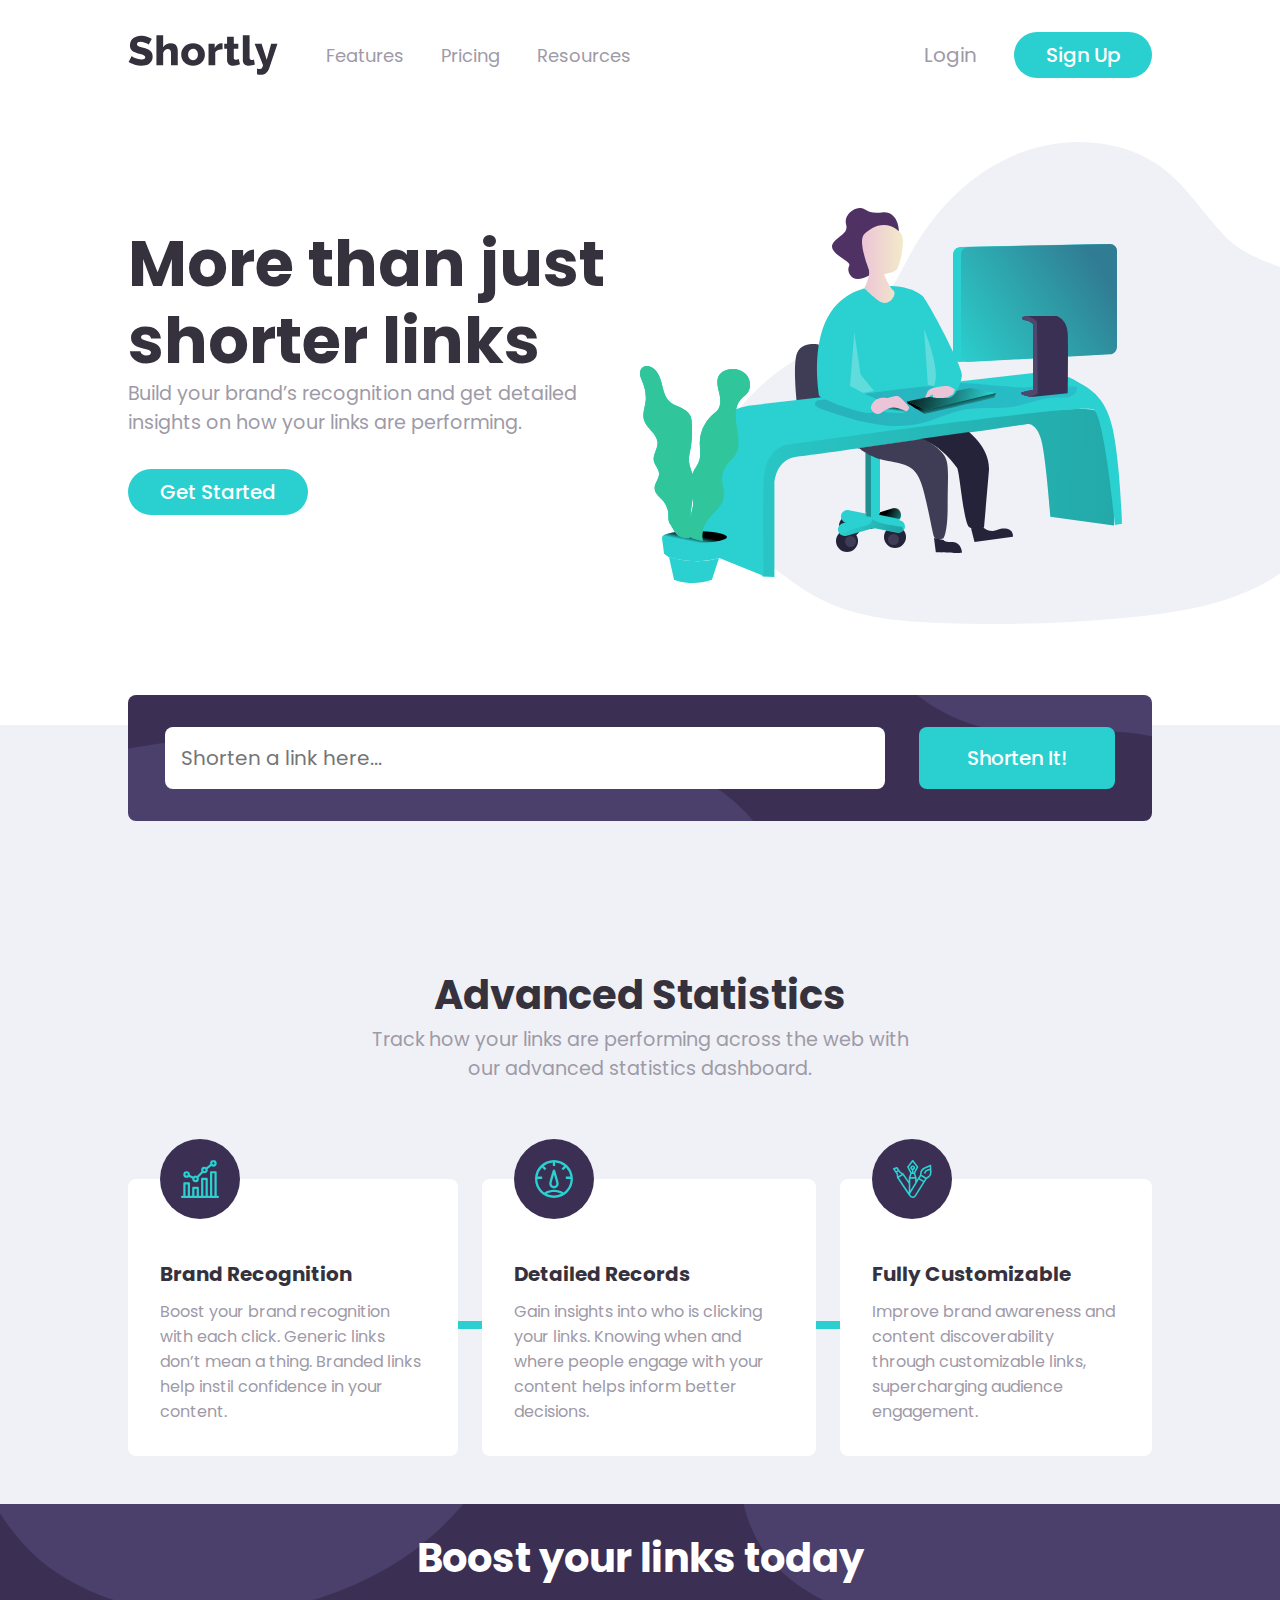
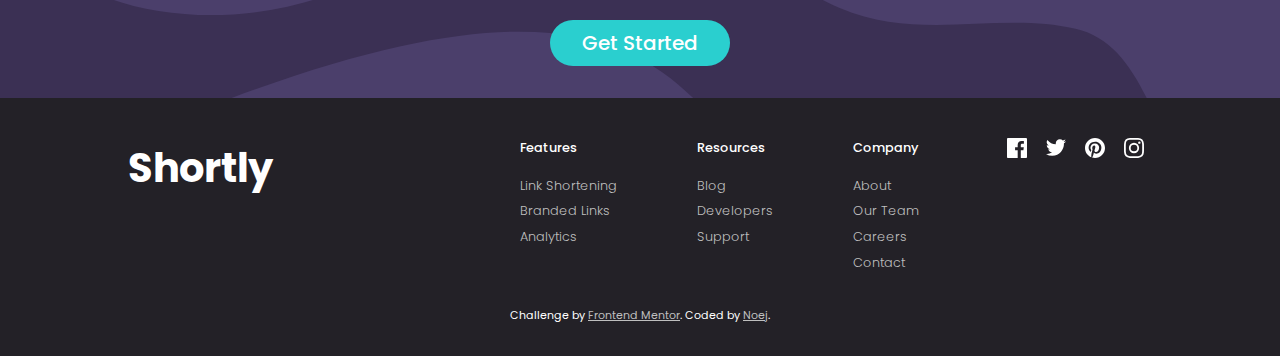
<file: index.html>
<!DOCTYPE html>
<html lang="en">
	<head>
		<meta charset="UTF-8" />
		<meta
			name="viewport"
			content="width=device-width, initial-scale=1.0" />
		<!-- displays site properly based on user's device -->

		<link
			rel="icon"
			type="image/png"
			sizes="32x32"
			href="./images/favicon-32x32.png" />
		<link rel="stylesheet" href="./styles.css" />

		<title>Frontend Mentor | Shortly URL shortening API Challenge</title>
	</head>
	<body>
		<main class="wrapper">
			<div class="sub-wrapper nav">
				<section class="desktop-menu">
					<div class="logo-menu">
						<a class="logo">
							<img src="images/logo.svg" alt="logo" />
						</a>
						<menu>
							<a>Features</a>
							<a>Pricing</a>
							<a>Resources</a>
						</menu>
					</div>
					<div class="log-buttons">
						<a id="button-login">Login</a>
						<button id="button-signup">Sign Up</button>
					</div>
				</section>

				<section class="mobile-menu">
					<a class="logo">
						<img src="images/logo.svg" alt="logo" />
					</a>
					<a id="menu-icon">
						<img
							src="./images/icon-menu-grey.svg"
							alt="icon-menu-black" />
					</a>
					<div class="mobile-menu-list">
						<menu>
							<a>Features</a>
							<a>Pricing</a>
							<a>Resources</a>
							<hr />
							<a id="button-login-mobile">Login</a>
							<button id="button-signup-mobile">
								Sign Up
							</button>
						</menu>
					</div>
				</section>
			</div>

			<div class="sub-wrapper intro">
				<section class="container__intro">
					<div class="intro-img">
						<img
							class="hero"
							src="./images/illustration-working.svg"
							alt="llustration-working" />
					</div>

					<div class="intro-text">
						<h1>
							More than just <br />
							shorter links
						</h1>
						<p>
							Build your brand’s recognition and get
							detailed insights on how your links are
							performing.
						</p>
						<button id="button-start">Get Started</button>
					</div>
				</section>
			</div>

			<div class="sub-wrapper input">
				<section class="container__input">
					<div>
						<input
							id="input-url"
							type="text"
							placeholder="Shorten a link here..." />
						<p class="input-warning">Please add a link</p>
					</div>
					<button id="button-shorten">Shorten It!</button>
				</section>
			</div>

			<div class="sub-wrapper shorten-url" display="none">
				<!-- <section class="container__shorten-url">
					<p class="long-url">
						https://unsplash.com/photos/body-of-water-under-sky-6ArTTluciuA
					</p>
					<hr>
					<p class="short-url">https://1pt.co/k9rom</p>
					<button class="button-copy">Copy</button>
				</section>

				<section class="container__shorten-url">
					<p class="long-url">
						https://unsplash.com/photos/body-of-water-under-sky-6ArTTluciuA
					</p>
					<hr>
					<p class="short-url">https://1pt.co/k9rom</p>
					<button class="button-copy">Copy</button>
				</section> -->
			</div>

			<div class="sub-wrapper advanced">
				<section class="container__advanced">
					<div class="advanced-text">
						<h3>Advanced Statistics</h3>
						<p>
							Track how your links are performing across
							the web with our advanced statistics
							dashboard.
						</p>
					</div>
				</section>

				<section class="container__advanced-cards">
					<div class="advanced-cards">
						<div class="advanced-card-1">
							<i>
								<img
									src="./images/icon-brand-recognition.svg"
									alt="icon-brand-recognition" />
							</i>
							<h5>Brand Recognition</h5>
							<p>
								Boost your brand recognition with each
								click. Generic links don’t mean a thing.
								Branded links help instil confidence in
								your content.
							</p>
						</div>
						<div class="advanced-card-2">
							<i>
								<img
									src="./images/icon-detailed-records.svg"
									alt="icon-detailed-records" />
							</i>
							<h5>Detailed Records</h5>
							<p>
								Gain insights into who is clicking your
								links. Knowing when and where people
								engage with your content helps inform
								better decisions.
							</p>
						</div>
						<div class="advanced-card-3">
							<i>
								<img
									src="./images/icon-fully-customizable.svg"
									alt="icon-fully-customizable" />
							</i>
							<h5>Fully Customizable</h5>
							<p>
								Improve brand awareness and content
								discoverability through customizable
								links, supercharging audience
								engagement.
							</p>
						</div>
					</div>
					<div class="pattern-line"></div>
				</section>
			</div>

			<div class="sub-wrapper boost">
				<section class="container__boost">
					<h3>Boost your links today</h3>
					<button id="button-boost">Get Started</button>
				</section>
			</div>

			<div class="sub-wrapper footer">
				<section class="container__footer">
					<a class="logo-footer"> <h3>Shortly</h3> </a>
					<div class="footer-table">
						<dl class="features">
							<dt><em>Features</em></dt>
							<dt><a href="">Link Shortening</a></dt>
							<dt><a href="">Branded Links</a></dt>
							<dt><a href="">Analytics</a></dt>
						</dl>
						<dl class="resources">
							<dt>
								<em>Resources</em>
							</dt>
							<dt><a href=""> Blog</a></dt>
							<dt><a href="">Developers</a></dt>
							<dt><a href="">Support</a></dt>
						</dl>
						<dl class="company">
							<dt><em>Company</em></dt>
							<dt><a href="">About</a></dt>
							<dt><a href="">Our Team</a></dt>
							<dt><a href="">Careers</a></dt>
							<dt><a href="">Contact</a></dt>
						</dl>
						<div class="sns-icons">
							<a class="icon-facebook"></a>
							<a class="icon-twitter"></a>
							<a class="icon-pinterest"></a>
							<a class="icon-instagram"></a>
						</div>
					</div>
				</section>
				<div class="attribution">
					Challenge by
					<a
						href="https://www.frontendmentor.io?ref=challenge"
						target="_blank"
						>Frontend Mentor</a
					>. Coded by <a href="#">Noej</a>.
				</div>
			</div>
		</main>
		<script src="./index.js"></script>
	</body>
</html>
</file>
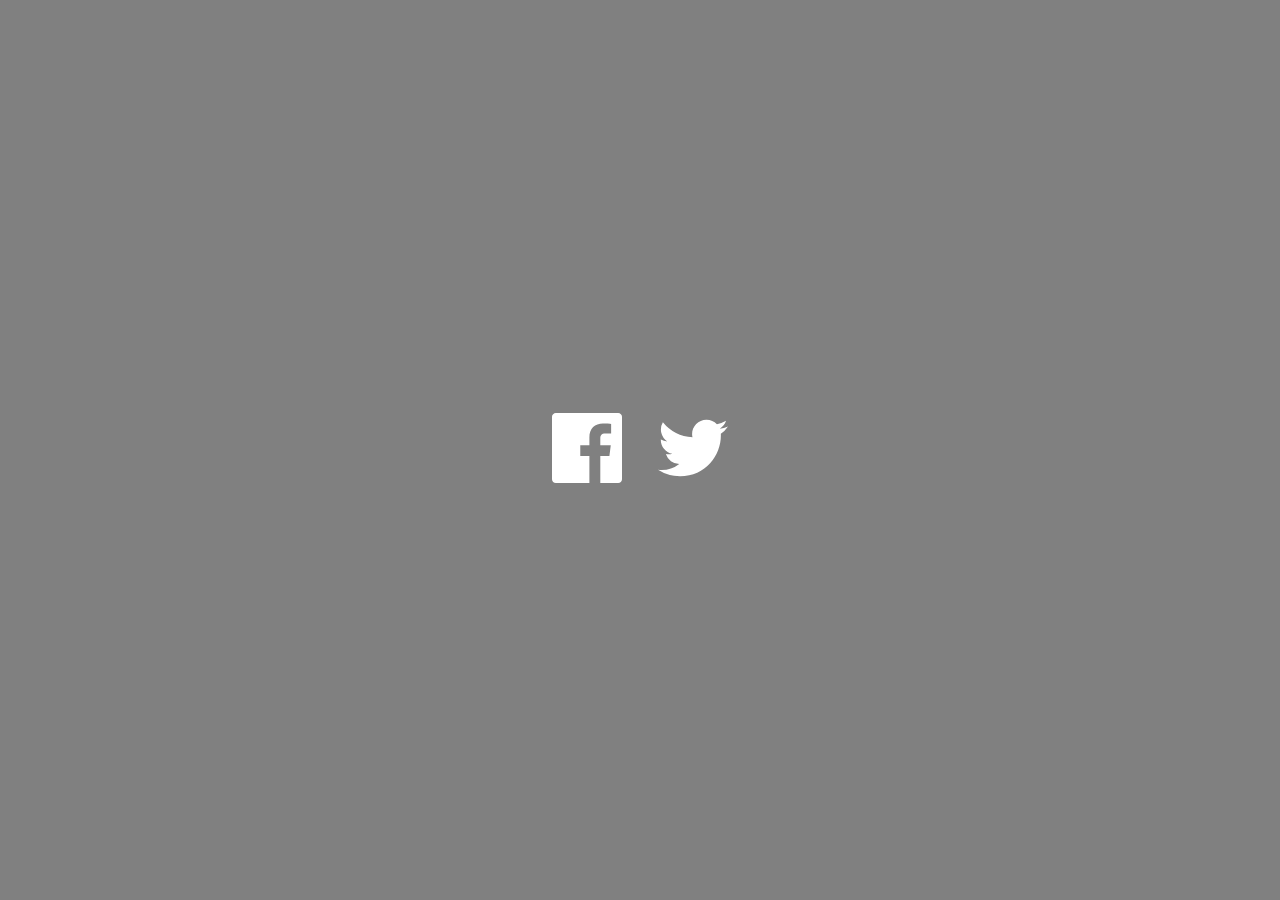
<file: icon-test.html>
<!DOCTYPE html>
<html lang="en">
	<head>
		<meta charset="UTF-8" />
		<meta http-equiv="X-UA-Compatible" content="IE=edge" />
		<meta
			name="viewport"
			content="width=device-width, initial-scale=1.0" />
		<link rel="stylesheet" href="icon-test.css" />
		<title>SVG icon colouring test</title>
	</head>
	<body>
		<div>
			<span class="icon icon-facebook"></span>
			<span class="icon icon-twitter"></span>
		</div>
	</body>
</html>
</file>
<file: styles.css>
@import url('https://fonts.googleapis.com/css2?family=Poppins:ital,wght@0,100;0,200;0,300;0,400;0,500;0,600;0,700;0,800;0,900;1,100;1,200;1,300;1,400;1,500;1,600;1,700;1,800;1,900&display=swap');
* {
	padding: 0;
	margin: 0;
	box-sizing: border-box;
	font-family: 'Poppins', sans-serif;
}
:root {
	--color-bg: hsl(260, 8%, 14%); /* Very Dark Violet */
	--color-dark-blue: hsl(255, 11%, 22%);
	--color-grayish-violet: hsl(257, 7%, 63%);
	--color-gray: hsl(0, 0%, 75%);
	--color-gray-light: #eff1f6;

	--color-text-white: white;

	--color-point-cyan: hsl(180, 66%, 49%); /*	#2acfcf */
	--color-point-cyan-hover: hsl(180, 83%, 75%); /* 	#8af4f4 */
	--color-point-violet: hsl(257, 27%, 26%);
	--color-point-red: hsl(0, 87%, 67%);

	--border-radius: 0.5rem;

	--img-hero: url('./images/illustration-working.svg');

	--bg-input-desktop: url('./images/bg-shorten-desktop.svg');
	--bg-input-mobile: url('./images/bg-shorten-mobile.svg');

	--bg-boost-desktop: url('./images/bg-boost-desktop.svg');
	--bg-boost-mobile: url('./images/bg-boost-mobile.svg');

	--icon-menu: url('./images/icon-menu-black.svg');

	--icon-facebook: url('./images/icon-facebook.svg');
	--icon-twitter: url('./images/icon-twitter.svg');
	--icon-pinterest: url('./images/icon-pinterest.svg');
	--icon-instagram: url('./images/icon-instagram.svg');

	--icon-facebook-hover: url('./images/icon-facebook-hover.svg');
	--icon-twitter-hover: url('./images/icon-twitter-hover.svg');
	--icon-pinterest-hover: url('./images/icon-pinterest-hover.svg');
	--icon-instagram-hover: url('./images/icon-instagram-hover.svg');
}
body {
	width: 100vw;
	height: 100vh;

	margin: 0 auto;

	display: flex;
	justify-content: center;

	font-size: 18px;
	color: var(--color-dark-blue);

	overflow-x: hidden;
}
main.wrapper {
	width: 100%;
	/* max-width: 1400px; */
	/* min-width: 480px; */

	/* display: flex; */
	/*flex-direction: column;  desktop layout */
	align-items: center;
	/* padding: 3rem 0; */
}
h1 {
	font-size: 4rem;
	line-height: 120%;
}
h3 {
	font-size: 2.5rem;
}
h5 {
	font-size: 1.25rem;
}
p {
	color: var(--color-grayish-violet);
	font-size: 1.2rem;
}
button {
	border: none;
	outline: none;
	padding: 0.5rem 2rem;
	border-radius: 1.5rem;
	margin: 2rem 0;

	background-color: var(--color-point-cyan);
	color: var(--color-text-white);
	font-size: 1.25rem;
	font-weight: 500;
}
button:hover {
	cursor: pointer;
	background-color: var(--color-point-cyan-hover);
}
a:hover {
	cursor: pointer;
}
/* ******* Details *********************************************************************** */

/* --- background colors (sub-wrapper) --------------------------------------- */
.sub-wrapper.nav {
	margin-bottom: 2rem;
}
.sub-wrapper.intro {
	padding-bottom: 4rem;
	z-index: -1;
}
.sub-wrapper.input {
	margin: -6rem auto;
	position: relative;
	z-index: 1;
}
.sub-wrapper.shorten-url {
	background-color: var(--color-gray-light);
	padding: 8rem 0;
	/* 12rem before */
}

.sub-wrapper.advanced {
	background-color: var(--color-gray-light);
	margin-top: -4rem;
}
.sub-wrapper.boost {
	background-image: var(--bg-boost-desktop);
	background-repeat: no-repeat;
	background-size: 100vw;
	height: auto;
	object-fit: fill;

	background-color: var(--color-point-violet);
	color: var(--color-text-white);
}

.sub-wrapper.footer {
	background-color: var(--color-bg);
	color: var(--color-text-white);
}
/* --- contents width (section width) ----------------------------------------------------------- */
.sub-wrapper section {
	width: 80%;
	max-width: 1400px;
	min-width: 480px;
	margin: auto;
}

/* --- nav ------------------------------------------------------------------- */
.desktop-menu {
	display: flex;
	flex-direction: row;
	justify-content: space-between;
	align-items: center;
}
.desktop-menu .logo-menu {
	display: flex;
	align-items: center;
	gap: 2rem;
}
.desktop-menu menu a {
	padding: 0 1rem;
	color: var(--color-grayish-violet);
}
.desktop-menu menu a:hover {
	/* padding: 0 1rem; */
	color: var(--color-bg);
}
.mobile-menu {
	display: none;
}

.logo {
	display: flex;
	align-items: center;
}
.logo img {
	width: 150px;
}
#button-login {
	font-size: 1.25rem;
	color: var(--color-grayish-violet);
}
#button-login:hover {
	color: var(--color-bg);
}
#button-signup {
	margin-left: 2rem;
}
/* --- container__intro ------------------------------------------------------------------- */
section.container__intro {
	display: flex;
	flex-direction: row-reverse;
	gap: 2rem;
	margin-bottom: 6rem;
}
.container__intro .intro-img {
	width: 50%;
	z-index: -2;
	margin: auto;
}
.container__intro .intro-img img {
	height: 100%;
}

.container__intro .intro-text {
	width: 50%;
	align-content: center;
}
/* --- container__input------------------------------------------------------------------ */

.container__input {
	display: flex;
	flex-direction: row;
	gap: 1.5rem;
	/* align-items: flex-start; */
	align-items: center;

	background-image: var(--bg-input-desktop);
	background-repeat: no-repeat;
	background-size: 100vw;

	background-color: var(--color-point-violet);
	border-radius: var(--border-radius);
	padding: 2rem;
}
.container__input div {
	display: flex;
	flex-direction: column;
	align-items: flex-start;

	width: 75%;
	margin: auto;
}
.container__input div input {
	width: 100%;
	border-radius: 0.5rem;
	/* margin-right: 1rem; */

	font-size: 1.25rem;
	border: none;
	outline: none;
	padding: 1rem;
}

#input-url.warning {
	border: 3px solid var(--color-point-red);
}
#input-url.warning::placeholder {
	color: var(--color-point-red);
	opacity: 50%;
}

.input-warning {
	display: none; /* default: none <---> flex */
	color: var(--color-point-red);
	text-align: left;
	font-style: italic;
	padding-top: 0.5rem;
}
.input-warning.display {
	display: block;
}

#button-shorten {
	padding: 1rem 3rem;
	border-radius: 0.5rem;
	margin: 0 auto auto auto;
	/* margin-top: 0; */
}

/* --- container__shorten-url ------------------------------------------------------------------ */

.sub-wrapper.shorten-url .container__shorten-url {
	display: flex;
	flex-direction: row;
	justify-content: space-around;
	justify-content: space-between;
	align-items: center;

	background-color: var(--color-text-white);
	border-radius: var(--border-radius);
	padding: 1rem 2rem;
	margin-bottom: 1rem;
}
.container__shorten-url .long-url {
	width: 50%;
	min-width: 300px;
	color: var(--color-dark-blue);
	text-align: left;
}
.container__shorten-url .short-url {
	width: 30%;
	color: var(--color-point-cyan);
	text-align: right;
}
.container__shorten-url .button-copy {
	width: 15%;
	min-width: 100px;
	padding: 0.5rem 0;
	border-radius: 0.5rem;
	margin: auto;
	margin-left: 2rem;
}
.container__shorten-url .button-copy.copied {
	background-color: var(--color-point-violet);
}

/* --- container__advanced ------------------------------------------------------------------ */
section.container__advanced {
	display: flex;
	justify-content: center;

	text-align: center;
	padding: 3rem 0;

	/* padding: 12rem 0 3rem 0; */
}
.advanced-text {
	width: 55%;
	min-width: 400px;
}

/* --- container__advanced-cards ------------------------------------------------------------------ */
section.container__advanced-cards {
	display: flex;
	position: relative;

	/* text-align: center;
	padding: 3rem 0; */

	/* padding: 12rem 0 3rem 0; */
}
.advanced-cards {
	display: flex;
	flex-direction: row;
	gap: 1.5rem;
	z-index: 1;
}
.advanced-cards h5 {
	padding-bottom: 0.6rem;
}
.advanced-cards p {
	font-size: 1rem;
}
.pattern-line {
	position: absolute;
	left: 0;
	right: 0;
	top: 50%;
	transform: translate(0, 50%);
	height: 0;
	border-top: 8px solid var(--color-point-cyan);
	/* z-index: -1; */
}

div[class^='advanced-card-'] {
	background-color: white;
	margin: 3rem 0;
	/* margin: 3rem 1rem; */
	border-radius: var(--border-radius);
	padding: 0 2rem 2rem 2rem;
}
div[class^='advanced-card-'] i {
	display: flex;
	/* justify-content: center; */

	width: 5rem;
	height: 5rem;
	background-color: var(--color-point-violet);
	border-radius: 2.5rem;

	margin-top: -2.5rem;
	margin-bottom: 2.5rem;
}
div[class^='advanced-card-'] i img {
	padding: 1.3rem;
}

/* --- container__boost ------------------------------------------------------------------ */
section.container__boost {
	text-align: center;
	padding-top: 1.5rem;
}
/* --- footer ------------------------------------------------------------------ */
section.container__footer {
	display: flex;
	flex-direction: row;
	justify-content: space-between;
	padding-top: 1.5rem;
}
section.container__footer .footer-table {
	display: flex;
	flex-direction: row;
	justify-content: space-between;
	gap: 5rem;
	font-size: 0.8rem;
	line-height: 200%;
}
.logo-footer {
	text-align: center;
	padding: 1rem 0 1.5rem 0;
}
dt em {
	color: var(--color-text-white);
	font-style: normal;
	line-height: 400%;
	font-weight: 500;
	/* padding-bottom: 2rem; */
}
dt {
	color: var(--color-gray);
	font-weight: 300;
}
dt a{
	text-decoration: none;
	color: inherit;
}
dt a:hover{
	color: var(--color-point-cyan);
}

.sns-icons a {
	display: inline-block;
	width: 20px;
	height: 20px;
	background-repeat: no-repeat;
	/* object-fit: cover; */
	background-size: contain;
	background-position: center;
	margin: 1rem 0.5rem;
}

.sns-icons a.icon-facebook {
	background-image: var(--icon-facebook);
}
.sns-icons a.icon-twitter {
	background-image: var(--icon-twitter);
}
.sns-icons a.icon-pinterest {
	background-image: var(--icon-pinterest);
}
.sns-icons a.icon-instagram {
	background-image: var(--icon-instagram);
}

.sns-icons a.icon-facebook:hover {
	background-image: var(--icon-facebook-hover);
}
.sns-icons a.icon-twitter:hover {
	background-image: var(--icon-twitter-hover);
}
.sns-icons a.icon-pinterest:hover {
	background-image: var(--icon-pinterest-hover);
}
.sns-icons a.icon-instagram:hover {
	background-image: var(--icon-instagram-hover);
}

.attribution {
	font-size: 11px;
	text-align: center;
	padding: 2rem 0;
}
.attribution a {
	color: var(--color-gray);
}

/* ---- Media queries and other styles ---------------------------------------------------- */

@media screen and (max-width: 1000px) {
	/* For mobile : max-width: 480px 
	For Tablet: max-width: 768px*/

	body {
		display: flex;
		justify-content: center;
		width: 100%;

		max-width: 1000px;
		overflow-x: hidden;
		/* padding: 2rem; */
	}
	/* --- contents width (section width) ----------------------------------------------------------- */
	.sub-wrapper section {
		width: 95%;
		max-width: 1000px;
		min-width: 375px;
		margin: auto;
	}
	/* ------------------------------------------------------------------------- */

	h1 {
		font-size: 3.5rem;
	}

	/* --- nav - mobile ------------------------------------------------------------------ */

	.desktop-menu {
		display: none;
	}
	/* #menu-icon {
		object-fit: cover;
		justify-content: ;
	} */
	#menu-icon img {
		width: 2.5rem;
		height: 3rem;
	}
	.mobile-menu {
		display: flex;
		justify-content: space-between;
		align-items: center;
		text-align: center;
		padding-top: 2rem;
	}
	.mobile-menu a {
		display: flex;
		align-items: center;
	}

	.mobile-menu-list {
		display: none; /*default: none*/
		width: 95%;

		flex-direction: column;
		justify-items: center;
		text-align: center;

		position: absolute;
		margin: auto;
		padding: 2rem;
		top: 6rem;

		color: var(--color-text-white);
		background-color: var(--color-point-violet);
		border-radius: var(--border-radius);
	}
	.mobile-menu-list.flex {
		display: flex;
	}

	.mobile-menu-list menu {
		display: flex;
		flex-direction: column;
		justify-content: center;
		text-align: center;
		align-items: center;

		line-height: 300%;
		font-weight: 700;

		/* margin: auto; */
	}
	.mobile-menu-list menu a {
		text-align: center;
	}
	.mobile-menu-list menu hr {
		width: 100%;
		border: 0.5px solid var(--color-grayish-violet);
	}

	#button-signup-mobile {
		width: 100%;
		margin: auto;
		margin-top: 1rem;
		margin-bottom: 1rem;
	}

	/* --- container__intro - mobile ------------------------------------------------------------------ */
	section.container__intro {
		display: flex;
		flex-direction: column;
		text-align: center;
	}
	.container__intro .intro-img {
		width: 100%;
		margin: auto;
		/* z-index: -2;
		margin: auto; */
	}
	.container__intro .intro-img img {
		height: 100%;
	}
	.container__intro .intro-text {
		width: 90%;
		min-width: 400px;
		margin: auto;
	}
	#button-start {
		margin-bottom: 6rem;
	}
	/* --- container__input - mobile ------------------------------------------------------------------ */
	.container__input {
		display: flex;
		flex-direction: column;
		/* gap: 1.5rem;*/
		align-items: center;

		background-image: var(--bg-input-mobile);
		/* background-repeat: no-repeat;
		background-size: 100vw; */

		/* background-color: var(--color-point-violet);
		border-radius: var(--border-radius);
		padding: 2rem; */
	}
	.container__input div {
		display: flex;
		flex-direction: column;
		align-items: flex-start;

		width: 100%;
		margin: auto;
	}
	.container__input div input {
		width: 100%;
		border-radius: 0.5rem;
		/* margin-right: 1rem; */

		font-size: 1.25rem;
		border: none;
		outline: none;
		padding: 1rem;
	}

	#button-shorten {
		width: 100%;
		padding: 1rem;
		margin: auto;
	}
	/* --- container__shorten-url - mobile ------------------------------------------------------------------ */

	.sub-wrapper.shorten-url .container__shorten-url {
		display: flex;
		flex-direction: column;
	}
	.sub-wrapper.shorten-url .container__shorten-url p {
		width: 100%;
		overflow: hidden;
		white-space: nowrap;
		text-overflow: ellipsis;
		text-align: left;
		line-height: 200%;
	}

	hr {
		width: 100%;
		border: none;
		border-top: 1px solid var(--color-gray); /* Add your desired color */
		margin: 1rem 0; /* Optional: Add margin for spacing */
	}

	.container__shorten-url .button-copy {
		width: 100%;
		padding: 1rem;
		margin: auto;
		margin: 1rem 0;

		/* border-radius: 0.5rem;
		margin-left: 2rem; */
	}
	/* --- container__advanced - mobile ------------------------------------------------------------------ */

	.advanced-cards {
		display: flex;
		flex-direction: column;
		/* justify-content: center; */
		text-align: center;
	}
	div[class^='advanced-card-'] {
		align-content: center;
	}
	div[class^='advanced-card-'] i {
		display: flex;
		margin: auto; /* put the icon at the center */
		width: 5rem;
		height: 5rem;
		background-color: var(--color-point-violet);
		border-radius: 2.5rem;

		margin-top: -2.5rem;
		margin-bottom: 2.5rem;
	}
	.pattern-line {
		position: absolute;
		top: 3rem;
		bottom: 0;
		left: 50%;
		transform: translate(-50%, 0);
		border-left: 8px solid var(--color-point-cyan);
		width: 0;
		height: 80%;

		/* left: 0;
		right: 0;
		top: 50%;
		transform: translate(0, 50%);
		height: 0;
		border-top: 1rem solid var(--color-point-cyan); */
		/* z-index: -1; */
	}

	.sub-wrapper.boost {
		background-image: var(--bg-boost-mobile);
		/* height: 100%; */
		/* object-fit: fill; */
	}
	/* --- container__footer - mobile ------------------------------------------------------------------ */

	section.container__footer {
		display: flex;
		flex-direction: column;
		/* justify-content: space-between;
		padding-top: 1.5rem; */
	}
	section.container__footer .footer-table {
		display: flex;
		flex-direction: column;
		text-align: center;
		font-size: 1rem;
	}
	.sns-icons {
		display: flex;
		align-content: center;
		margin: auto;
	}
}
</file>
<file: icon-test.css>
body {
	display: grid;
	height: 100vh;
	margin: 0;
	place-items: center center;
	background-color: gray;
}
:root {
	--icon-facebook: url('./images/icon-facebook.svg');
	--icon-twitter: url('./images/icon-twitter.svg');
	--icon-pinterest: url('./images/icon-pinterest.svg');
	--icon-instagram: url('./images/icon-instagram.svg');

	--icon-facebook-hover: url('./images/icon-facebook-hover.svg');
	--icon-twitter-hover: url('./images/icon-twitter-hover.svg');
	--icon-pinterest-hover: url('./images/icon-pinterest-hover.svg');
	--icon-instagram-hover: url('./images/icon-instagram-hover.svg');
}
.icon {
	display: inline-block;
	width: 70px;
	height: 70px;
	background-repeat: no-repeat;
	/* object-fit: cover; */
	background-size: contain;
	background-position: center;
	margin: 1rem;
}
.icon-facebook {
	background-image: var(--icon-facebook);
}
.icon-facebook:hover {
	background-image: var(--icon-facebook-hover);
}
.icon-twitter {
	background-image: var(--icon-twitter);
}
</file>
